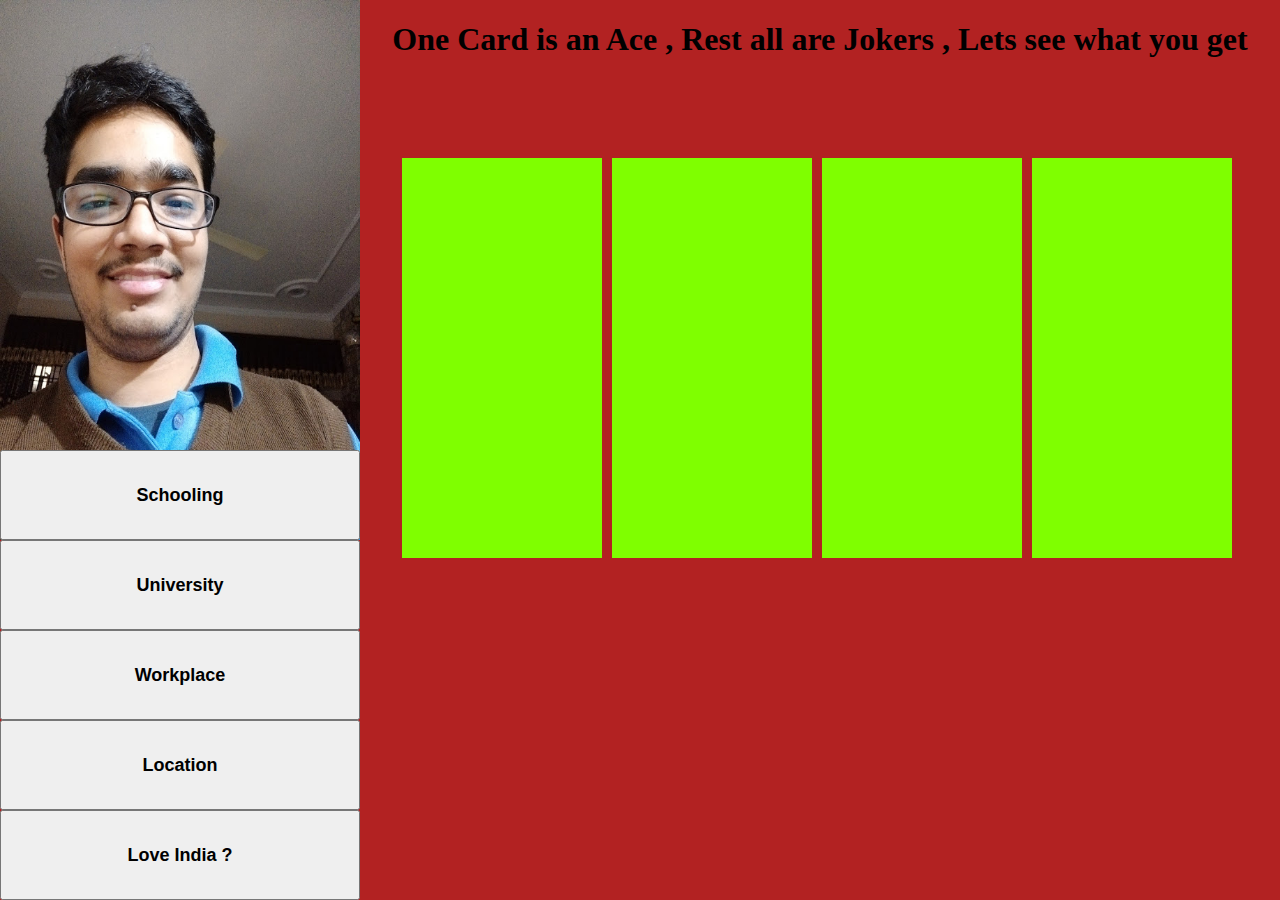
<file: index.html>
<!DOCTYPE html>
<html lang="en">
<head>
    <meta charset="UTF-8">
    <meta name="viewport" content="width=device-width, initial-scale=1.0">
    <title>Document</title>
    <link rel="stylesheet" href="css/style.css">
</head>
<body>
    <div id="main">

    
    <div id="container">

        

        <div id="img-cont">
                <img id="image" src="images/HappyAadhar.jpg" alt="Aadhar Bhatnagar"  title="spreading smiles">
        </div>

        
        <div class="sub-cont">
            <a href="school.html" target="_blank">
            <button class="btn">Schooling</button></a>

            <a href="university.html" target="_blank">
            <button class="btn">University</button></a>

            <a href="workplace.html" target="_blank"><button class="btn">Workplace</button></a>

            <a href="school.html" target="_blank"><button class="btn">Location</button></a>

            <a href="https://pmnrf.gov.in/en/online-donation" target="_blank"><button class="btn">Love India ?</button></a>
        </div>
    </div>
    <div id="container2">
        <h1>One Card is an Ace , Rest all are Jokers , Lets see what you get</h1>
        <div class="cardiv">
            <div class="card" id="card1">
               
            </div>
            <div class="card" id="card2">
    
            </div>
            <div class="card" id="card3">
    
            </div>
            <a href="won.html" target="_blank">
            <div class="card" id="card4">
                
            </div>
            </a>
        </div>
        
    </div>
</div>
    <script src="script.js"></script>
</body>
</html>
</file>
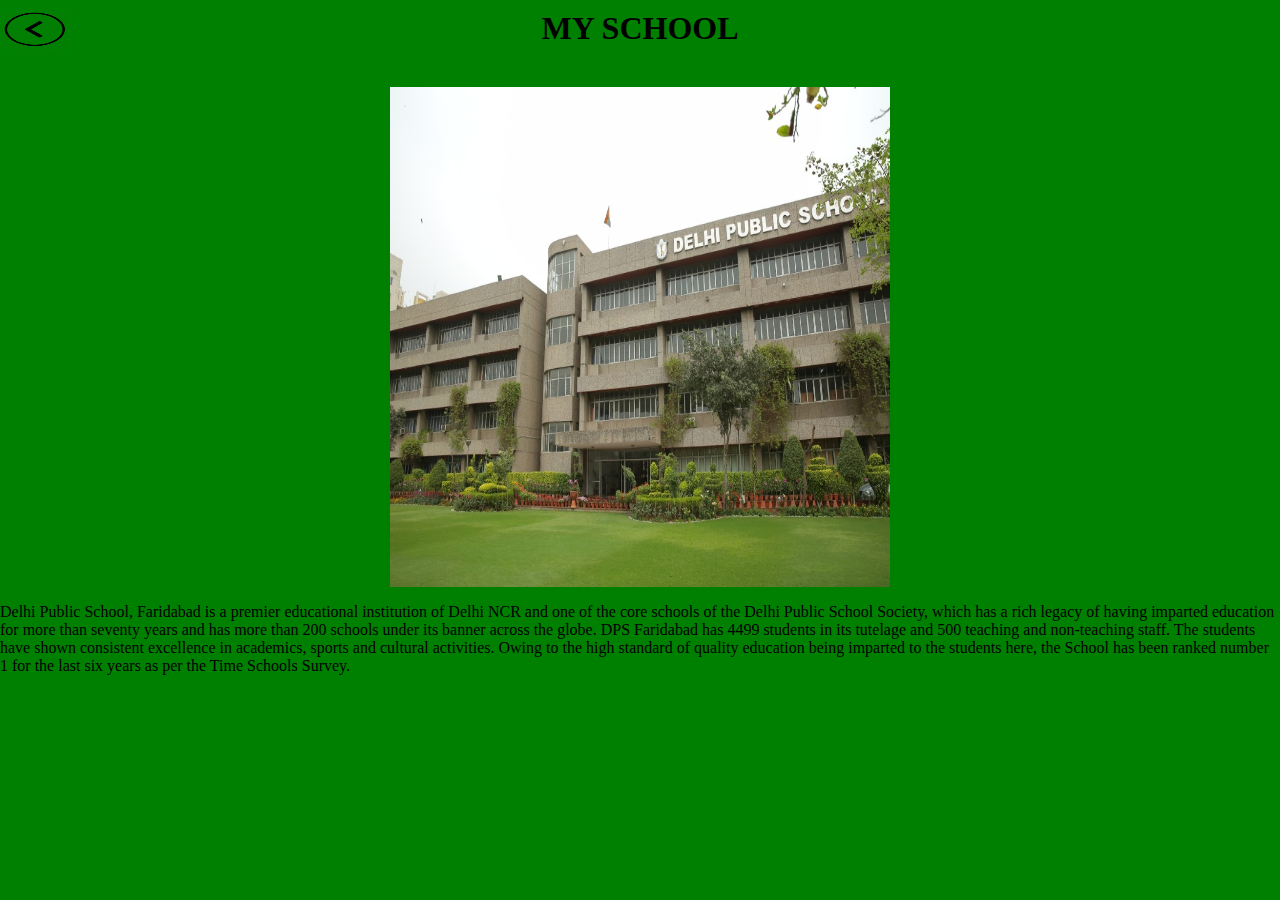
<file: school.html>
<!DOCTYPE html>
<html lang="en">
<head>
    <meta charset="UTF-8">
    <meta name="viewport" content="width=device-width, initial-scale=1.0">
    <title>DPS</title>
    <link rel="stylesheet" href="css/style.css">
</head>
<body style="background-color: green;">
    
    <div id="school-container">
        <div id="heading">
            <a href="index.html"><img id="back" src="images/back.jpeg"></a>
            <h1>MY SCHOOL</h1>
        </div>
        <div id="school-img">
            <img src="images/school.jpeg" alt="">
        </div>
        <div id="school-desc">
            <p>
                Delhi Public School, Faridabad is a premier educational institution of Delhi NCR and one of the core schools of the Delhi Public School Society, which has a rich legacy of having imparted education for more than seventy years and has more than 200 schools under its banner across the globe. DPS Faridabad has 4499 students in its tutelage and 500 teaching and non-teaching staff. The students have shown consistent excellence in academics, sports and cultural activities. Owing to the high standard of quality education being imparted to the students here, the School has been ranked number 1 for the last six years as per the Time Schools Survey.  
            </p>
        </div>
    </div>
</body>
</html>
</file>
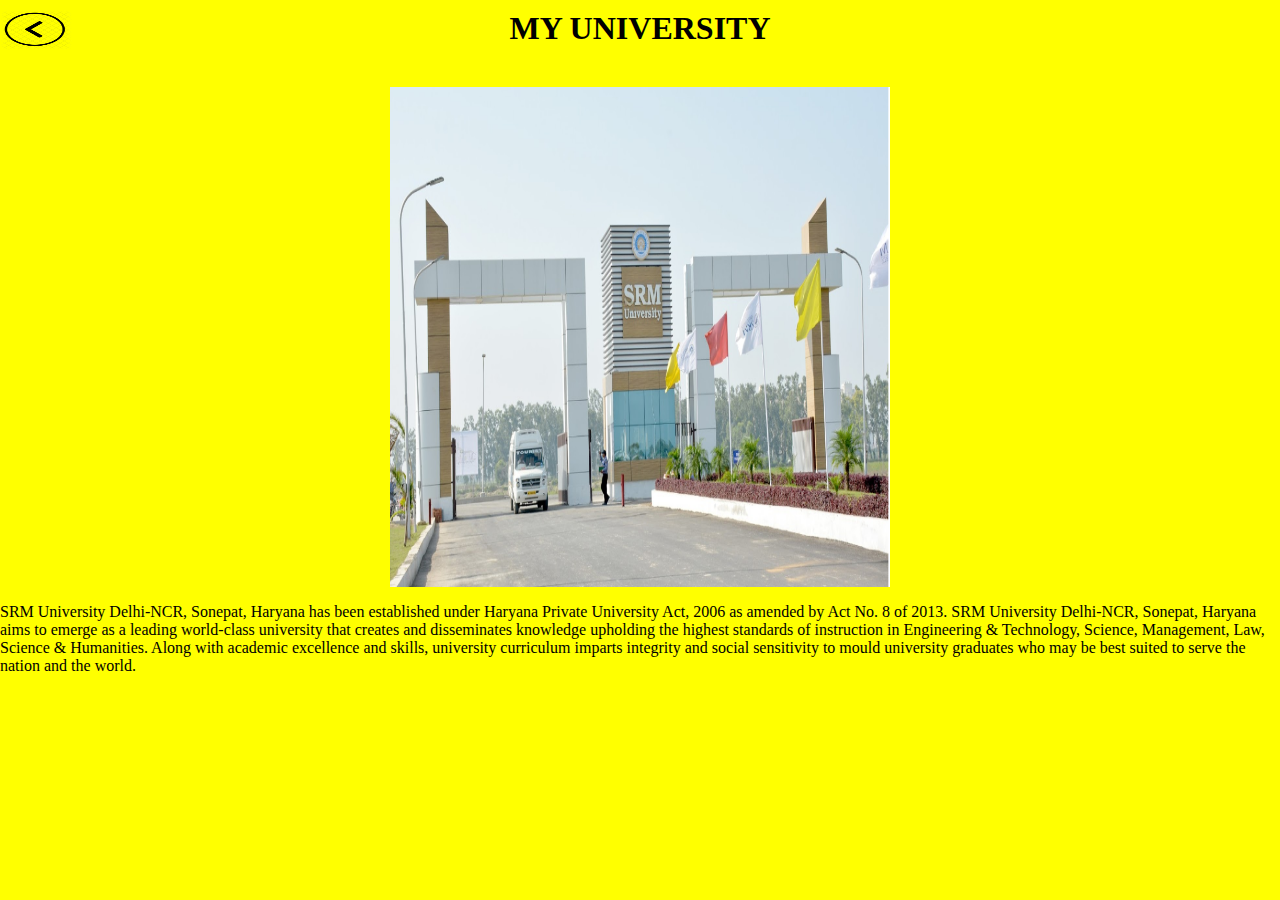
<file: university.html>
<!DOCTYPE html>
<html lang="en">
<head>
    <meta charset="UTF-8">
    <meta name="viewport" content="width=device-width, initial-scale=1.0">
    <title>SRM</title>
    <link rel="stylesheet" href="css/style.css">
</head>
<body style="background-color: yellow;">
    <div id="univ-container">
        <div id="heading">
            <a href="index.html"><img id="back" src="images/back.jpeg"></a>
            <h1>MY UNIVERSITY</h1>
        </div>
        <div id="univ-img">
            <img src="images/univ.jpeg" alt="">
        </div>
        <div id="univ-desc">
            <p>
                SRM University Delhi-NCR, Sonepat, Haryana has been established under Haryana Private University Act, 2006 as amended by Act No. 8 of 2013. SRM University Delhi-NCR, Sonepat, Haryana aims to emerge as a leading world-class university that creates and disseminates knowledge upholding the highest standards of instruction in Engineering & Technology, Science, Management, Law, Science & Humanities. Along with academic excellence and skills, university curriculum imparts integrity and social sensitivity to mould university graduates who may be best suited to serve the nation and the world.
            </p>
        </div>
    </div>
</body>
</html>
</file>
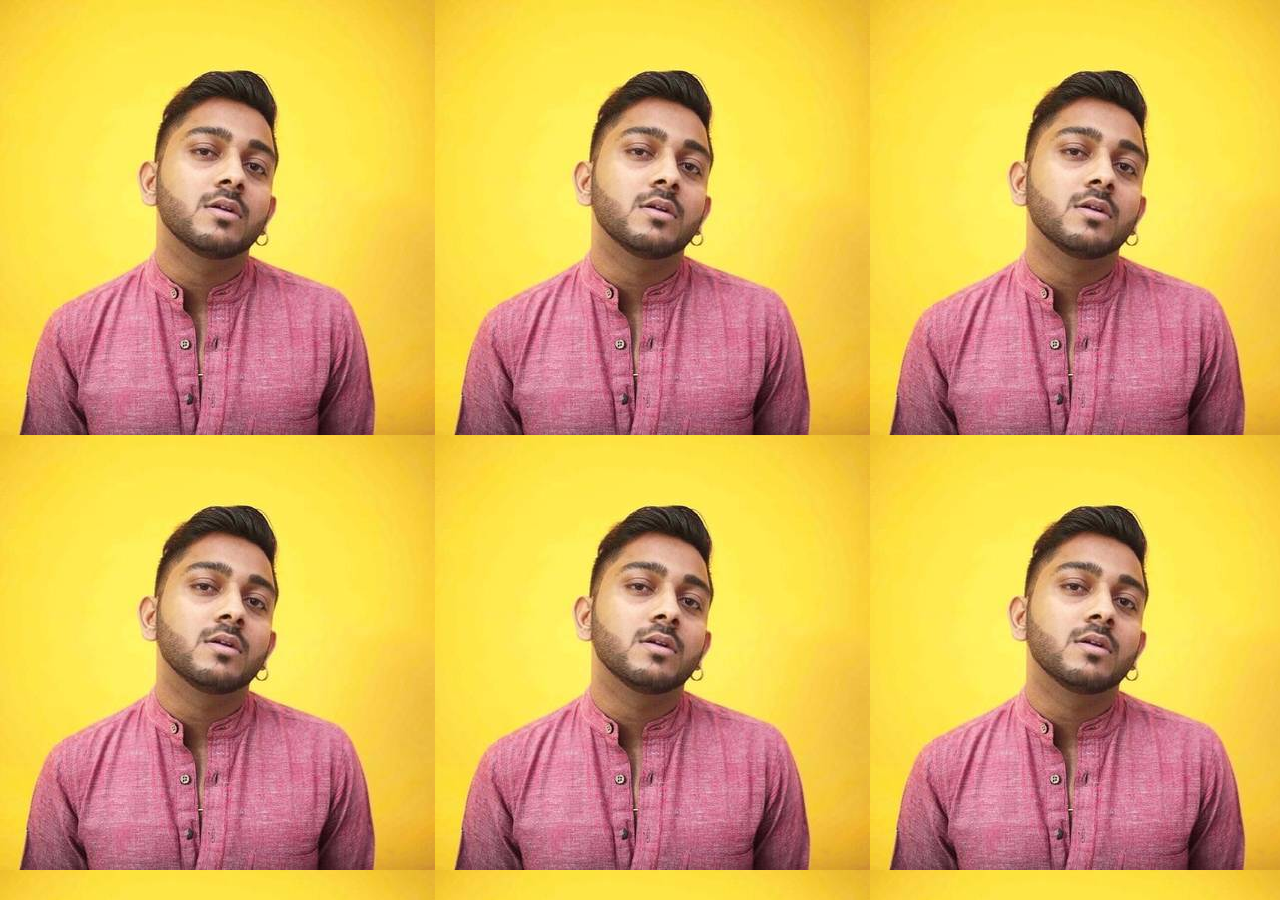
<file: won.html>
<!DOCTYPE html>
<html lang="en">
<head>
    <meta charset="UTF-8">
    <meta name="viewport" content="width=device-width, initial-scale=1.0">
    <title>Document</title>
    <link rel="stylesheet" href="css/style.css">
</head>
<body style="background-image: url('images/reason3.jpeg');">
    
    
</body>
</html>
</file>
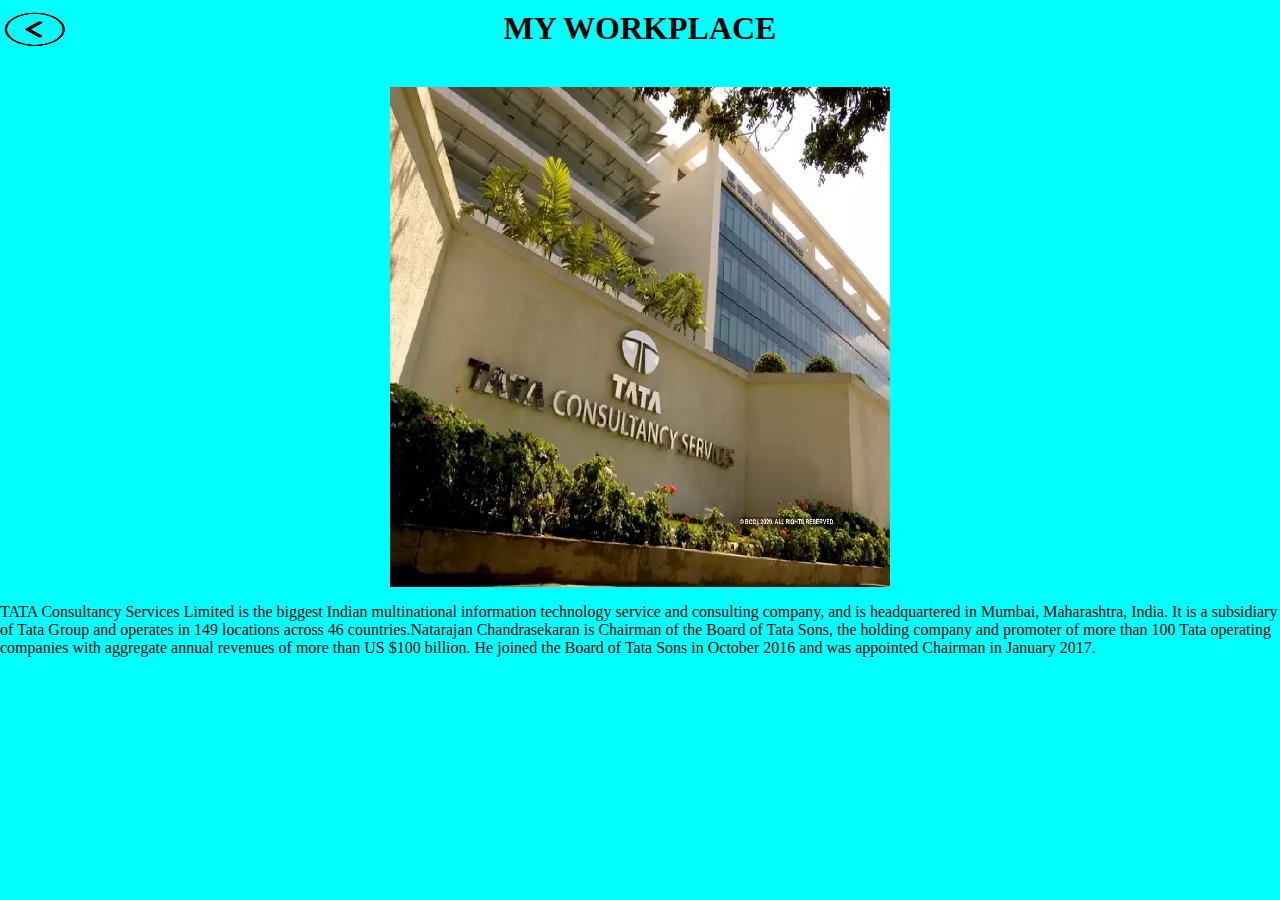
<file: workplace.html>
<!DOCTYPE html>
<html lang="en">
<head>
    <meta charset="UTF-8">
    <meta name="viewport" content="width=device-width, initial-scale=1.0">
    <title>TCS</title>
    <link rel="stylesheet" href="css/style.css">
</head>
<body style="background-color: aqua;">
    <div id="work-container">
        
        <div id="heading">
            <a href="index.html"><img id="back" src="images/back.jpeg"></a>
            <h1>MY WORKPLACE</h1>
        </div>
       
        <div id="work-img">
            <img src="images/work.jpeg" alt="">
        </div>
        <div id="work-desc">
            <p>
                TATA Consultancy Services Limited is the biggest Indian multinational information technology service and consulting company, and is headquartered in Mumbai, Maharashtra, India. It is a subsidiary of Tata Group and operates in 149 locations across 46 countries.Natarajan Chandrasekaran is Chairman of the Board of Tata Sons, the holding company and promoter of more than 100 Tata operating companies with aggregate annual revenues of more than US $100 billion. He joined the Board of Tata Sons in October 2016 and was appointed Chairman in January 2017.
            </p>
        </div>
    </div>
</body>
</html>
</file>
<file: css/style.css>
body{
    background-color:firebrick;
    margin: 0px;
   
}
.cardiv{
    display:flex;
}
#container2{
    margin-left:auto;
    margin-right: auto;
}

#container2 h1{
    margin-bottom:100px;
    
}
.card{
    height:400px;
    width:200px;
    margin-left:10px;
    margin-bottom: 10px;
    background-color: chartreuse;
}
.card:hover{
    cursor:pointer;
}
#main{
    display:flex;
}
#container{
    height: 100vh;
    width: 40vh;
}
#img-cont img{
    height:50%;
    width:100%;
    height: 60vh;
    margin:0px;
}
#img-cont{
    margin:0px;
    padding:0px;
    height:50vh;
}

.sub-cont{
    margin-top:0px;
    height: 50vh;
}
.btn{
    height:10vh;
    width:100%;
    margin:0px;

}

.sub-cont a{
    text-decoration: none;
    
}
.sub-cont button{
    font-weight: 800;
    font-size: large;
}

.btn:hover{
    cursor:pointer;
}

#heading{  
    text-align: center;
    width: 100vw;
    position:relative;
    margin-top:10px;
    margin-bottom:40px;
}
#heading img{
    width: 8vh;
    height: 40px;
    position:absolute;
    top:0px;
    left:0px;
    
}
#heading h1{
    
    display: inline-block;
    margin-top: auto;
    margin-bottom: auto;
    
}




/* #school-container h1, #univ-container h1 {
    text-align: center;
} */
#school-img , #univ-img , #work-img{
    height: 500px;
    width: 500px;
    margin-left:auto ;
    margin-right: auto;
}
#school-img img,#univ-img img , #work-img img{
    width: 100%;
    height: 100%;
}
</file>
